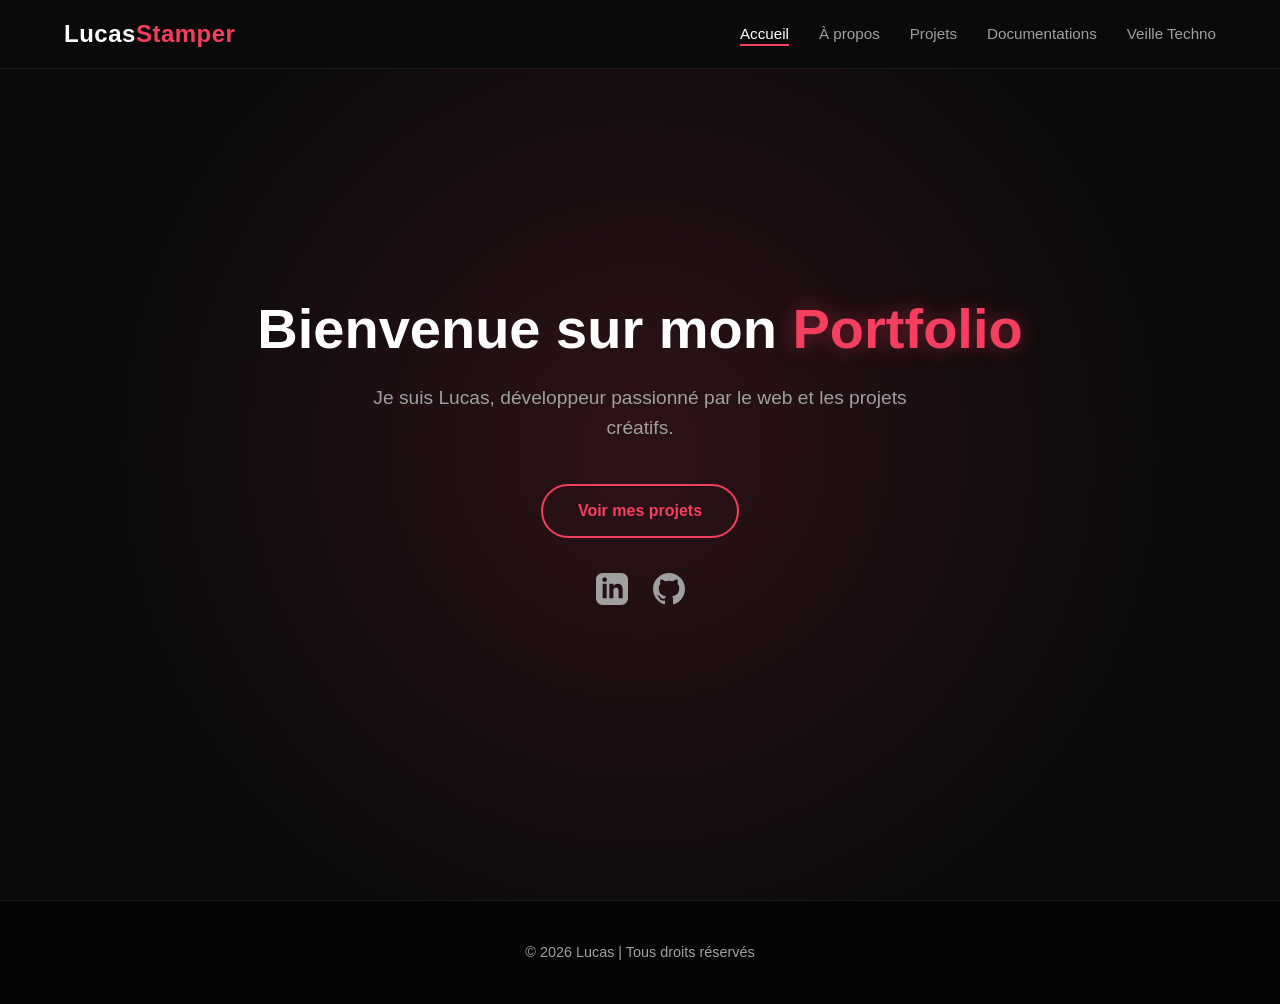
<file: index.html>
<!DOCTYPE html>
<html lang="fr">

<head>
  <meta charset="UTF-8">
  <meta name="viewport" content="width=device-width, initial-scale=1.0">
  <title>Accueil | Portfolio de Lucas</title>
  <link rel="stylesheet" href="style.css">
  <script defer src="script.js"></script>
</head>

<body>
  <header>
    <nav class="navbar">
      <div class="logo">Lucas<span>Stamper</span></div>
      <ul class="nav-links">
        <li><a href="index.html" class="active">Accueil</a></li>
        <li><a href="about.html">À propos</a></li>
        <li><a href="projects.html">Projets</a></li>
        <li><a href="docs.html">Documentations</a></li>
        <li><a href="veille.html">Veille Techno</a></li>
      </ul>
    </nav>
  </header>

  <section class="hero">
    <h1>Bienvenue sur mon <span>Portfolio</span></h1>
    <p>Je suis Lucas, développeur passionné par le web et les projets créatifs.</p>
    <a href="projects.html" class="btn">Voir mes projets</a>

    <div class="social-links">
      <a href="https://www.linkedin.com/in/lucas-stamper-81a59a347/" target="_blank" aria-label="LinkedIn">
        <svg xmlns="http://www.w3.org/2000/svg" viewBox="0 0 24 24" fill="currentColor">
          <path
            d="M19 0h-14c-2.761 0-5 2.239-5 5v14c0 2.761 2.239 5 5 5h14c2.762 0 5-2.239 5-5v-14c0-2.761-2.238-5-5-5zm-11 19h-3v-11h3v11zm-1.5-12.268c-.966 0-1.75-.79-1.75-1.764s.784-1.764 1.75-1.764 1.75.79 1.75 1.764-.783 1.764-1.75 1.764zm13.5 12.268h-3v-5.604c0-3.368-4-3.113-4 0v5.604h-3v-11h3v1.765c1.396-2.586 7-2.777 7 2.476v6.759z" />
        </svg>
      </a>

      <a href="https://github.com/LucasStamper" target="_blank" aria-label="GitHub">
        <svg xmlns="http://www.w3.org/2000/svg" viewBox="0 0 24 24" fill="currentColor">
          <path
            d="M12 0c-6.626 0-12 5.373-12 12 0 5.302 3.438 9.8 8.207 11.387.599.111.793-.261.793-.577v-2.234c-3.338.726-4.033-1.416-4.033-1.416-.546-1.387-1.333-1.756-1.333-1.756-1.089-.745.083-.729.083-.729 1.205.084 1.839 1.237 1.839 1.237 1.07 1.834 2.807 1.304 3.492.997.107-.775.418-1.305.762-1.604-2.665-.305-5.467-1.334-5.467-5.931 0-1.311.469-2.381 1.236-3.221-.124-.303-.535-1.524.117-3.176 0 0 1.008-.322 3.301 1.23.957-.266 1.983-.399 3.003-.404 1.02.005 2.047.138 3.006.404 2.291-1.552 3.297-1.23 3.297-1.23.653 1.653.242 2.874.118 3.176.77.84 1.235 1.911 1.235 3.221 0 4.609-2.807 5.624-5.479 5.921.43.372.823 1.102.823 2.222v3.293c0 .319.192.694.801.576 4.765-1.589 8.199-6.086 8.199-11.386 0-6.627-5.373-12-12-12z" />
        </svg>
      </a>
    </div>
  </section>



  <footer>
    <p>© 2026 Lucas | Tous droits réservés</p>
  </footer>
</body>

</html>
</file>
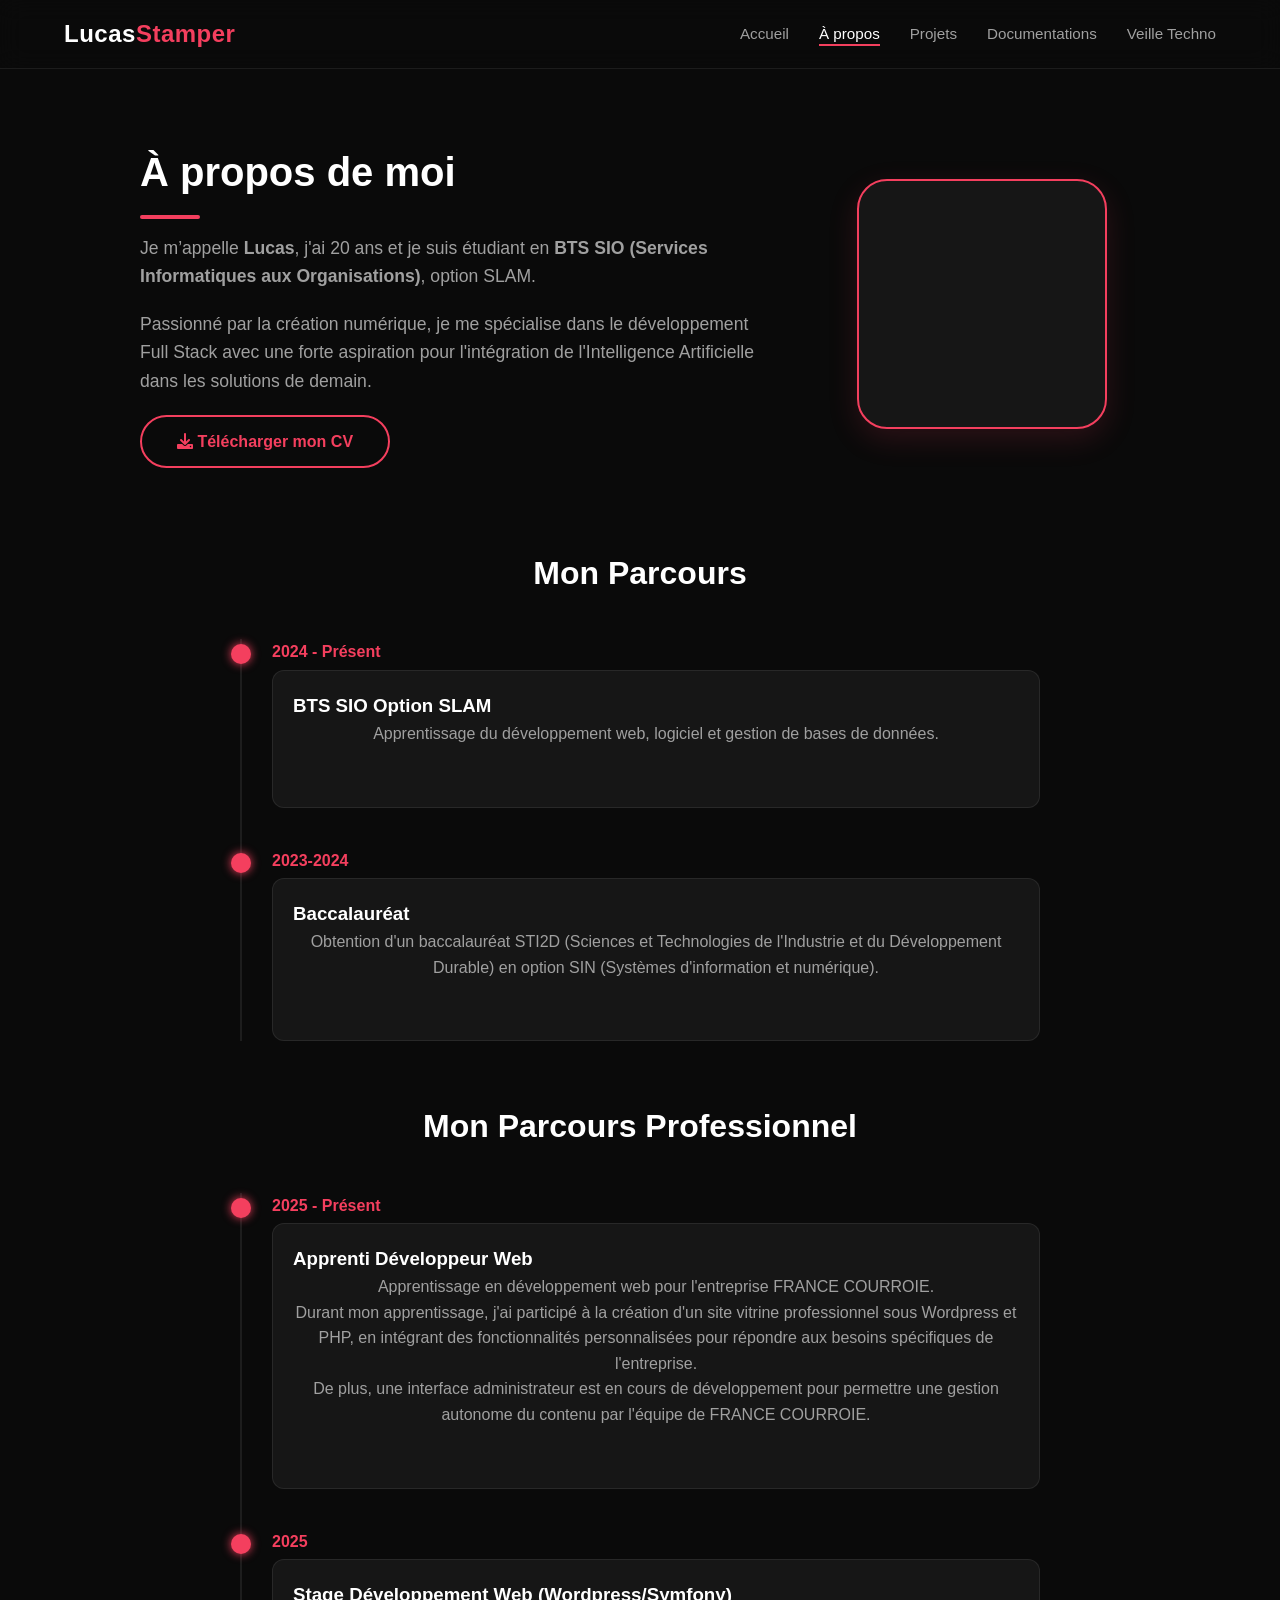
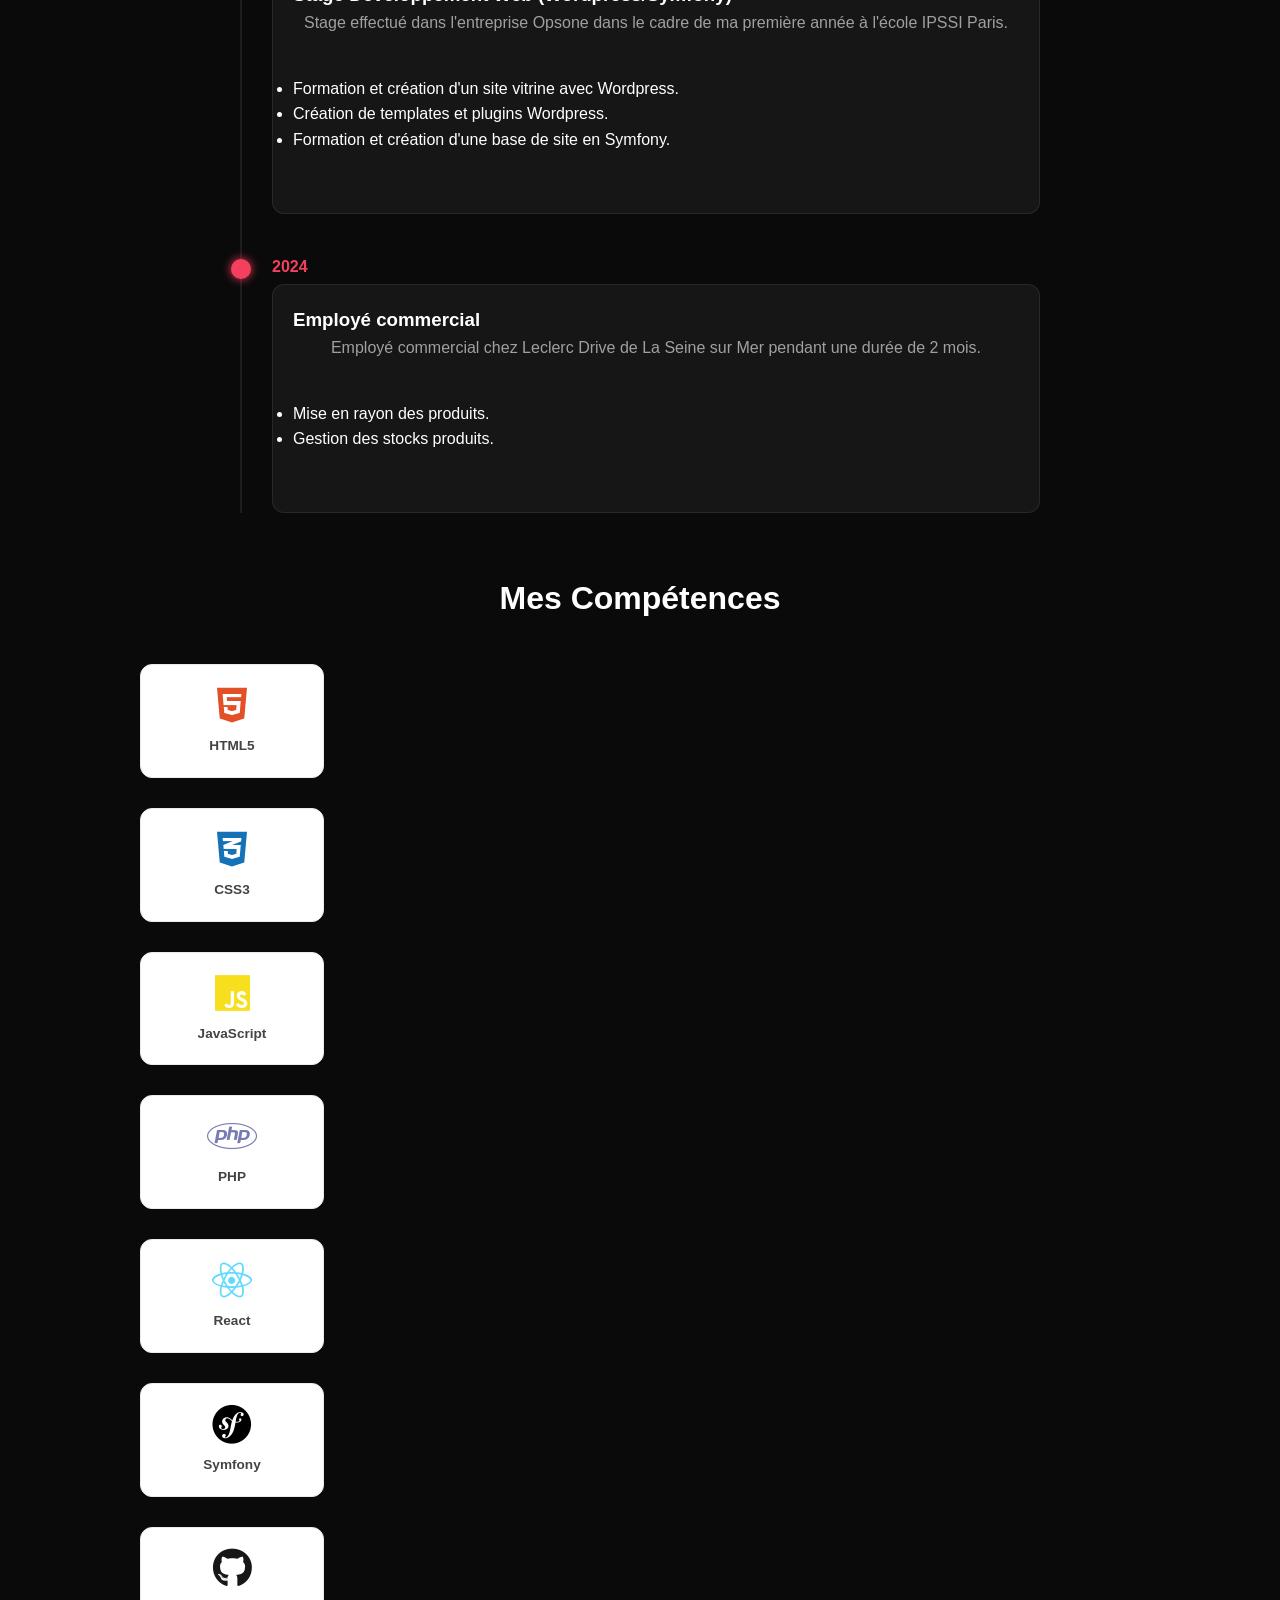
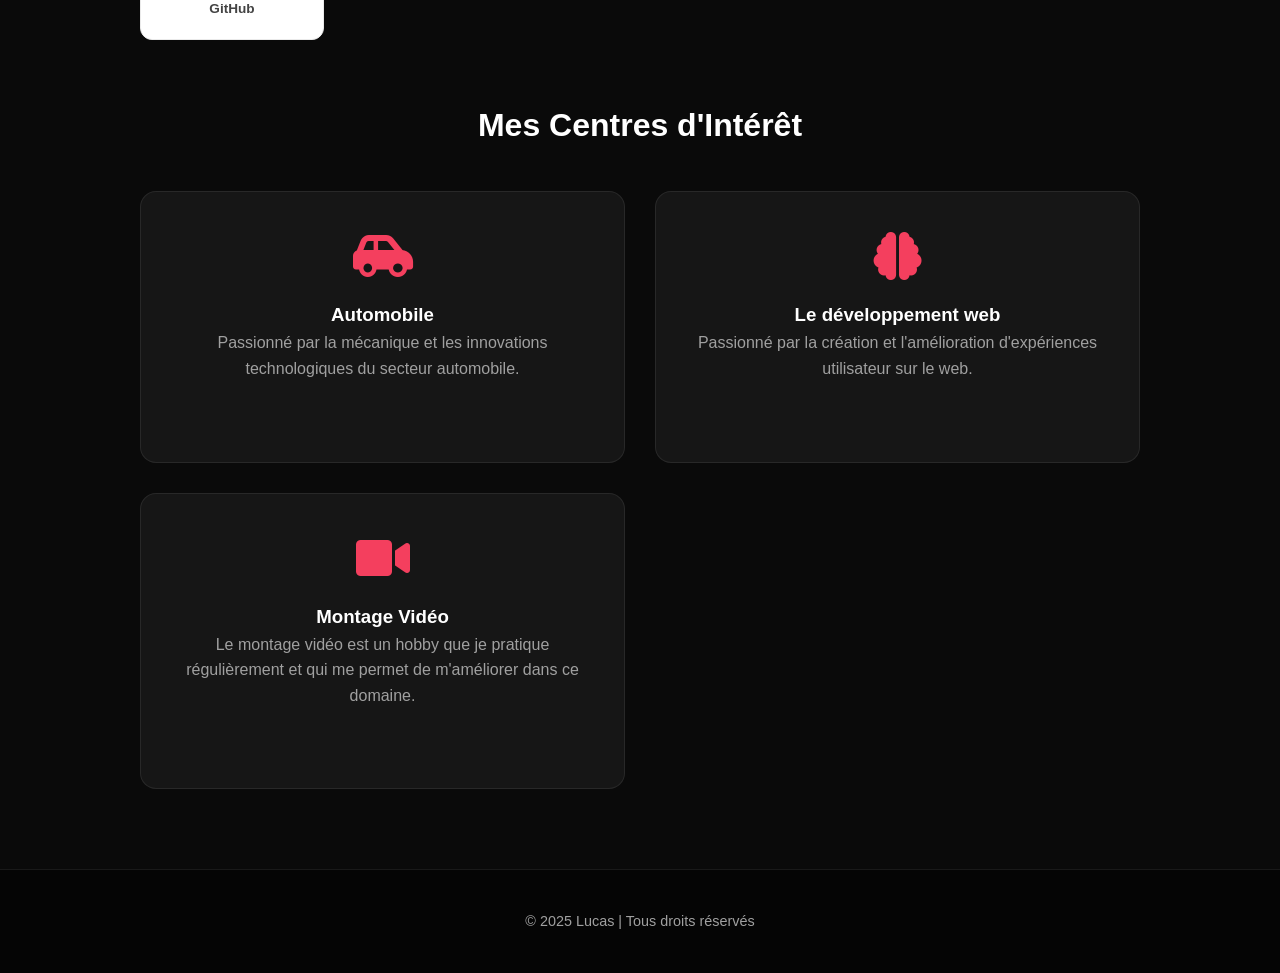
<file: about.html>
<!DOCTYPE html>
<html lang="fr">

<head>
    <meta charset="UTF-8">
    <meta name="viewport" content="width=device-width, initial-scale=1.0">
    <title>À propos | Portfolio de Lucas</title>
    <link rel="stylesheet" href="style.css">
    <link rel="stylesheet" href="https://cdnjs.cloudflare.com/ajax/libs/font-awesome/6.0.0/css/all.min.css">
    <script defer src="script.js"></script>
</head>

<body>
    <header>
        <nav class="navbar">
            <div class="logo">Lucas<span>Stamper</span></div>
            <ul class="nav-links">
                <li><a href="index.html">Accueil</a></li>
                <li><a href="about.html" class="active">À propos</a></li>
                <li><a href="projects.html">Projets</a></li>
                <li><a href="docs.html">Documentations</a></li>
                <li><a href="veille.html">Veille Techno</a></li>
            </ul>
            <div class="burger">
                <span></span><span></span><span></span>
            </div>
        </nav>
    </header>

    <section class="page-content fade-in">
        <div class="about-container">
            <div class="about-intro">
                <div class="about-text">
                    <h1>À propos de moi</h1>
                    <p>Je m’appelle <strong>Lucas</strong>, j'ai 20 ans et je suis étudiant en <strong>BTS SIO (Services
                            Informatiques aux Organisations)</strong>, option SLAM.</p>
                    <p>Passionné par la création numérique, je me spécialise dans le développement Full Stack avec une
                        forte aspiration pour l'intégration de l'Intelligence Artificielle dans les solutions de demain.
                    </p>

                    <div class="about-buttons">
                        <a href="assets/cv-lucas-stamper.pdf" class="btn" download>
                            <i class="fas fa-download"></i> Télécharger mon CV
                        </a>
                    </div>
                </div>
                <div class="about-image">
                    <div class="profile-frame">
                        <i class="fas fa-user-astronomer"></i>
                    </div>
                </div>
            </div>

            <div class="timeline-section">
                <h2 class="section-title">Mon Parcours</h2>
                <div class="timeline">
                    <div class="timeline-item scroll-fade">
                        <div class="timeline-dot"></div>
                        <div class="timeline-date">2024 - Présent</div>
                        <div class="timeline-content">
                            <h3>BTS SIO Option SLAM</h3>
                            <p>Apprentissage du développement web, logiciel et gestion de bases de données.</p>
                        </div>
                    </div>
                    <div class="timeline-item scroll-fade">
                        <div class="timeline-dot"></div>
                        <div class="timeline-date">2023-2024</div>
                        <div class="timeline-content">
                            <h3>Baccalauréat</h3>
                            <p>Obtention d'un baccalauréat STI2D (Sciences et Technologies de l'Industrie et du Développement Durable) en option SIN (Systèmes d'information et numérique).</p>
                        </div>
                    </div>
                </div>
            </div>

            <div class="timeline-section">
                <h2 class="section-title">Mon Parcours Professionnel</h2>
                <div class="timeline">
                    <div class="timeline-item scroll-fade">
                        <div class="timeline-dot"></div>
                        <div class="timeline-date">2025 - Présent</div>
                        <div class="timeline-content">
                            <h3>Apprenti Développeur Web</h3>
                            <p>Apprentissage en développement web pour l'entreprise FRANCE COURROIE. 
                                <br> 
                                Durant mon apprentissage, j'ai participé à la création d'un site vitrine professionnel sous Wordpress et PHP, en intégrant des fonctionnalités personnalisées pour répondre aux besoins spécifiques de l'entreprise.
                                <br>
                                De plus, une interface administrateur est en cours de développement pour permettre une gestion autonome du contenu par l'équipe de FRANCE COURROIE.
                            </p>
                        </div>
                    </div>
                    <div class="timeline-item scroll-fade">
                        <div class="timeline-dot"></div>
                        <div class="timeline-date">2025</div>
                        <div class="timeline-content">
                            <h3>Stage Développement Web (Wordpress/Symfony)</h3>
                            <p>Stage effectué dans l'entreprise Opsone dans le cadre de ma première année à l'école IPSSI Paris.
                                <ul>
                                    <li>Formation et création d'un site vitrine avec Wordpress.</li>
                                    <li>Création de templates et plugins Wordpress.</li>
                                    <li>Formation et création d'une base de site en Symfony.</li>
                                </ul>
                            </p>
                        </div>
                    </div>
                    <div class="timeline-item scroll-fade">
                        <div class="timeline-dot"></div>
                        <div class="timeline-date">2024</div>
                        <div class="timeline-content">
                            <h3>Employé commercial</h3>
                            <p>Employé commercial chez Leclerc Drive de La Seine sur Mer pendant une durée de 2 mois.
                                <ul>
                                    <li>Mise en rayon des produits.</li>
                                    <li>Gestion des stocks produits.</li>
                                </ul>
                            </p>
                        </div>
                    </div>
                </div>
            </div>

            <div class="skills-container">
                <h2 class="section-title">Mes Compétences</h2>
                <div class="skills-grid">
                    <div class="skill-card-mini scroll-fade"><i class="fab fa-html5 color-html"></i><span>HTML5</span>
                    </div>
                </div>
                <div class="skills-grid">
                    <div class="skill-card-mini scroll-fade"><i class="fab fa-css3-alt color-css"></i><span>CSS3</span>
                    </div>
                </div>
                <div class="skills-grid">
                    <div class="skill-card-mini scroll-fade"><i class="fab fa-js color-js"></i><span>JavaScript</span>
                    </div>
                </div>
                <div class="skills-grid">
                    <div class="skill-card-mini scroll-fade"><i class="fab fa-php color-php"></i><span>PHP</span>
                    </div>
                </div>
                <div class="skills-grid">
                    <div class="skill-card-mini scroll-fade"><i class="fab fa-react color-react"></i><span>React</span>
                    </div>
                </div>
                <div class="skills-grid">
                    <div class="skill-card-mini scroll-fade"><i class="fab fa-symfony color-symfony"></i><span>Symfony</span>
                    </div>
                </div>
                <div class="skills-grid">
                    <div class="skill-card-mini scroll-fade"><i class="fab fa-github color-github"></i><span>GitHub</span>
                    </div>
                </div>
            </div>

            <div class="passions-section">
                <h2 class="section-title">Mes Centres d'Intérêt</h2>
                <div class="passions-grid">
                    <div class="passion-card scroll-fade">
                        <i class="fas fa-car-side"></i>
                        <h3>Automobile</h3>
                        <p>Passionné par la mécanique et les innovations technologiques du secteur automobile.</p>
                    </div>
                    <div class="passion-card scroll-fade">
                        <i class="fas fa-brain"></i>
                        <h3>Le développement web</h3>
                        <p>Passionné par la création et l'amélioration d'expériences utilisateur sur le web.</p>
                    </div>
                    <div class="passion-card scroll-fade">
                        <i class="fas fa-video"></i>
                        <h3>Montage Vidéo</h3>
                        <p>Le montage vidéo est un hobby que je pratique régulièrement et qui me permet de m'améliorer dans ce domaine.</p>
                    </div>
                </div>
            </div>
        </div>
    </section>

    <footer>
        <p>© 2025 Lucas | Tous droits réservés</p>
    </footer>
</body>

</html>
</file>
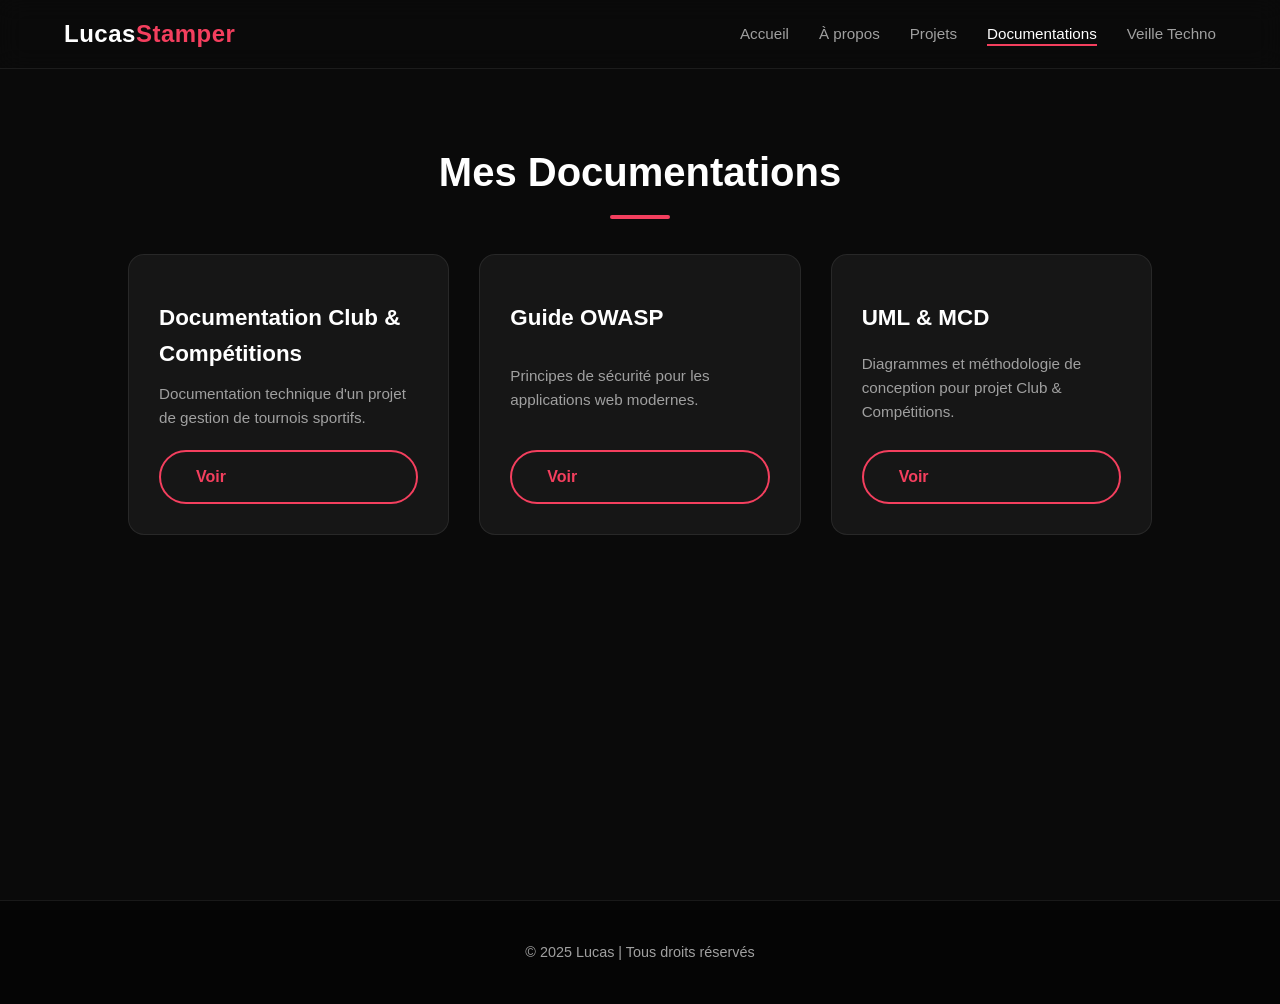
<file: docs.html>
<!DOCTYPE html>
<html lang="fr">
<head>
  <meta charset="UTF-8">
  <meta name="viewport" content="width=device-width, initial-scale=1.0">
  <title>Documentations | Portfolio de Lucas</title>
  <link rel="stylesheet" href="style.css">
  <script defer src="script.js"></script>
</head>
<body>
  <header>
    <nav class="navbar">
      <div class="logo">Lucas<span>Stamper</span></div>
      <ul class="nav-links">
        <li><a href="index.html">Accueil</a></li>
        <li><a href="about.html">À propos</a></li>
        <li><a href="projects.html">Projets</a></li>
        <li><a href="docs.html" class="active">Documentations</a></li>
        <li><a href="veille.html">Veille Techno</a></li>
      </ul>
      <div class="burger">
        <span></span><span></span><span></span>
      </div>
    </nav>
  </header>

  <section class="page-content fade-in">
    <h1>Mes Documentations</h1>
    <div class="doc-list">
      <div class="doc-item scroll-fade">
        <h3>Documentation Club & Compétitions</h3>
        <p>Documentation technique d'un projet de gestion de tournois sportifs.</p>
        <a href="documentations/doc-club.html" class="btn">Voir</a>
      </div>
      <div class="doc-item scroll-fade">
        <h3>Guide OWASP</h3>
        <p>Principes de sécurité pour les applications web modernes.</p>
        <a href="#" class="btn">Voir</a>
      </div>
      <div class="doc-item scroll-fade">
        <h3>UML & MCD</h3>
        <p>Diagrammes et méthodologie de conception pour projet Club & Compétitions.</p>
        <a href="#" class="btn">Voir</a>
      </div>
    </div>
  </section>

  <footer>
    <p>© 2025 Lucas | Tous droits réservés</p>
  </footer>
</body>
</html>
</file>
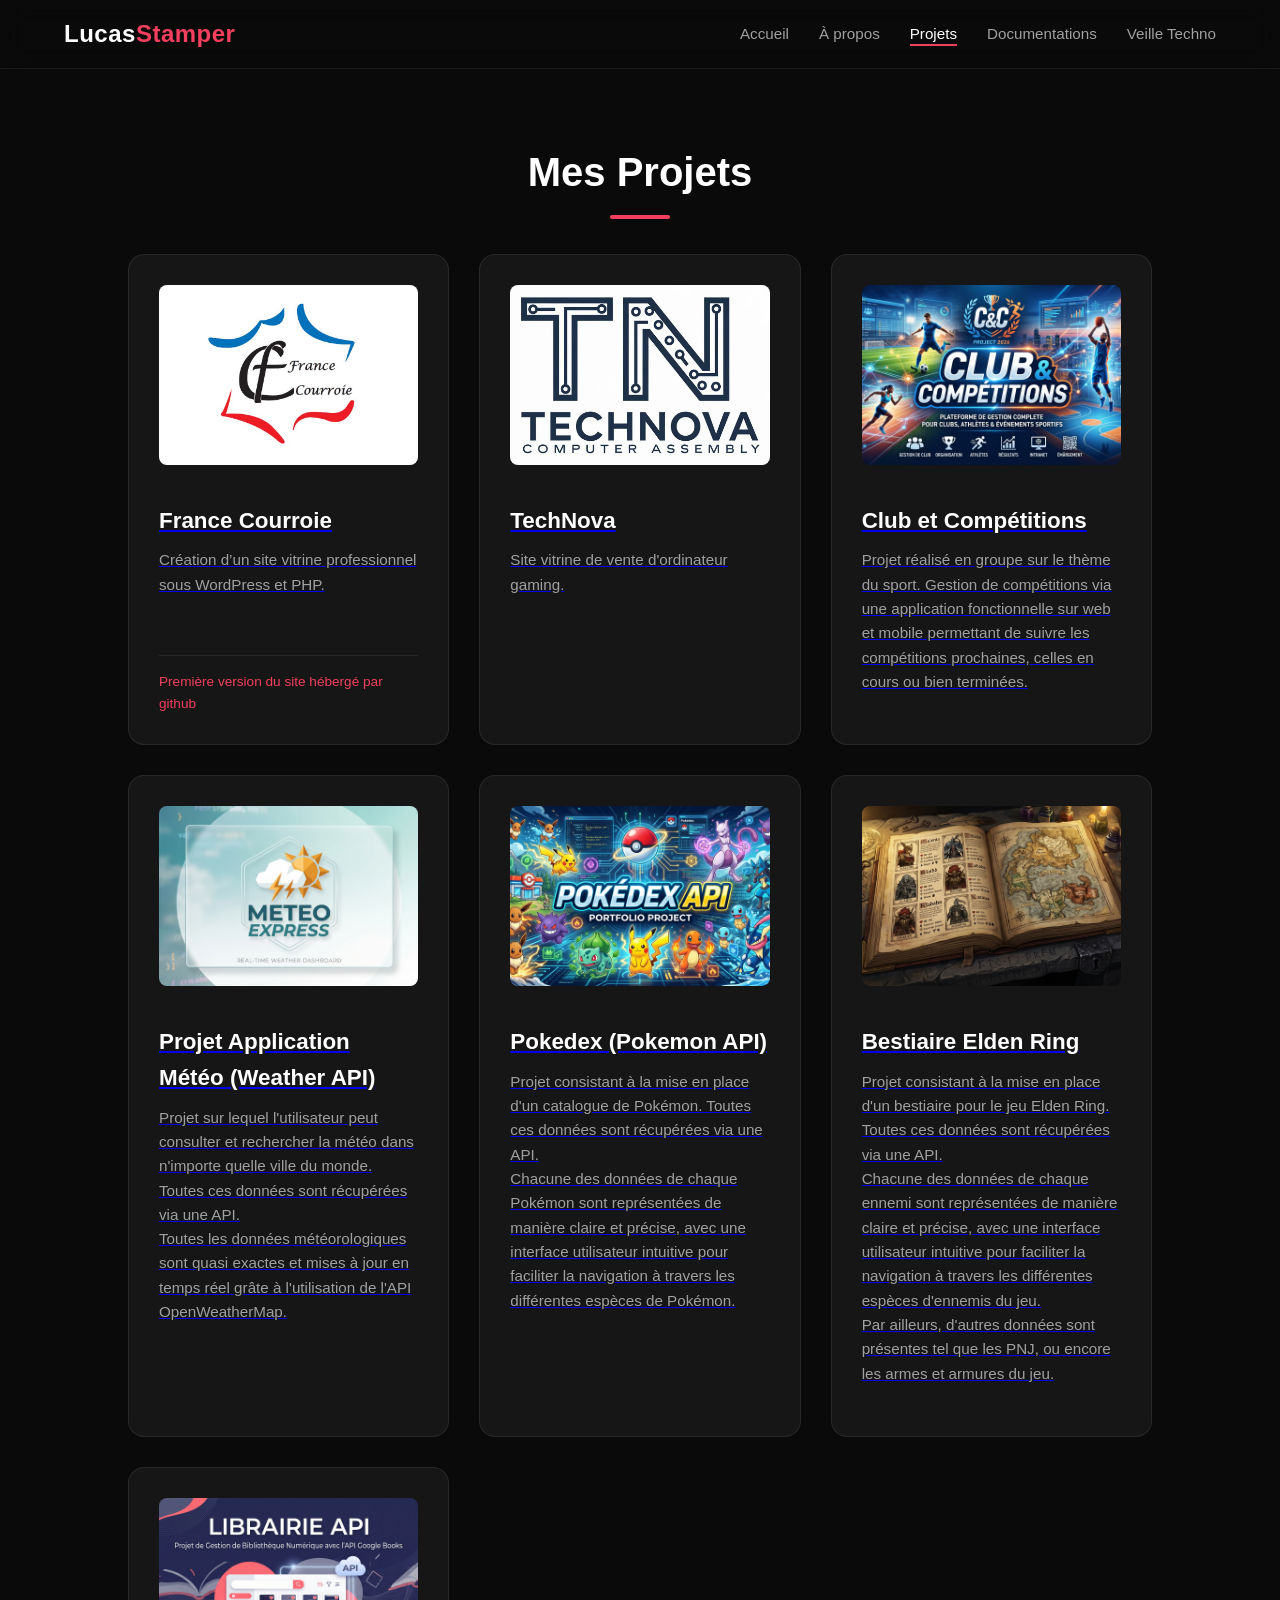
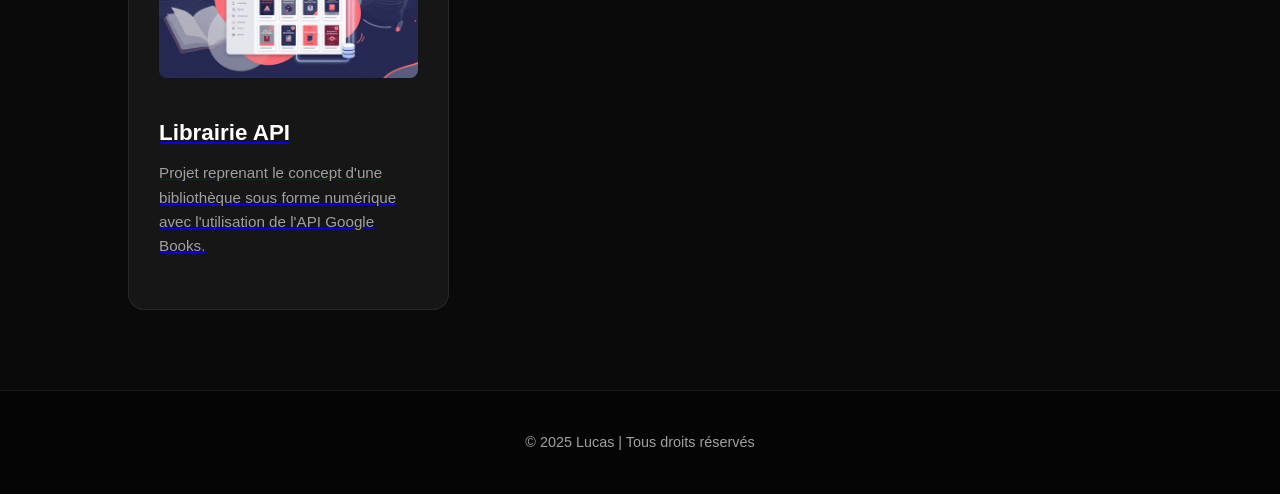
<file: projects.html>
<!DOCTYPE html>
<html lang="fr">

<head>
  <meta charset="UTF-8">
  <meta name="viewport" content="width=device-width, initial-scale=1.0">
  <title>Projets | Portfolio de Lucas</title>
  <link rel="stylesheet" href="style.css">
  <script defer src="script.js"></script>
</head>

<body>
  <header>
    <nav class="navbar">
      <div class="logo">Lucas<span>Stamper</span></div>
      <ul class="nav-links">
        <li><a href="index.html">Accueil</a></li>
        <li><a href="about.html">À propos</a></li>
        <li><a href="projects.html" class="active">Projets</a></li>
        <li><a href="docs.html">Documentations</a></li>
        <li><a href="veille.html">Veille Techno</a></li>
      </ul>
      <div class="burger">
        <span></span><span></span><span></span>
      </div>
    </nav>
  </header>

  <section class="page-content fade-in">
    <h1>Mes Projets</h1>
    <div class="projects-grid">
      <div class="project-card scroll-fade">
        <a href="https://1courroie.fr/" target="_blank" id="link">
          <img src="assets/logo-FR.jpg" alt="Logo France Courroie" id="dimensions-fr">
          <h3>France Courroie</h3>
          <p>Création d’un site vitrine professionnel sous WordPress et PHP.</p>
        </a>
        <div class="v1">
          <a href="https://lucasstamper.github.io/France-Courroie/" target="_blank"> Première version du site hébergé
            par github</a>
        </div>
      </div>
      <div class="project-card scroll-fade">
        <a href="https://projet-tech-nova.vercel.app/">
          <img src="assets/logo-TN.png" alt="Projet 2">
          <h3>TechNova</h3>
          <p>Site vitrine de vente d'ordinateur gaming.</p>
        </a>
      </div>

      <div class="project-card scroll-fade">
        <a href="documentations/doc-club.html">
          <img src="assets/compet-img.png" alt="Projet 3">
          <h3>Club et Compétitions</h3>
          <p>Projet réalisé en groupe sur le thème du sport. Gestion de compétitions via une application fonctionnelle sur web et mobile permettant de suivre les compétitions prochaines, celles en cours ou bien terminées.</p>
        </a>
      </div>

      <div class="project-card scroll-fade">
        <a href="https://weather-api-psi-roan.vercel.app/">
          <img src="assets/meteo-img.png" alt="Projet 3">
          <h3>Projet Application Météo (Weather API)</h3>
          <p>Projet sur lequel l'utilisateur peut consulter et rechercher la météo dans n'importe quelle ville du monde. Toutes ces données sont récupérées via une API.
            <br>
            Toutes les données météorologiques sont quasi exactes et mises à jour en temps réel grâte à l'utilisation de l'API OpenWeatherMap. 
          </p>
        </a>
      </div>

      <div class="project-card scroll-fade">
        <a href="https://pokemon-api-ten-psi.vercel.app/">
          <img src="assets/pokedex-img.png" alt="Projet 3">
          <h3>Pokedex (Pokemon API)</h3>
          <p>Projet consistant à la mise en place d'un catalogue de Pokémon. Toutes ces données sont récupérées via une API.
            <br>
            Chacune des données de chaque Pokémon sont représentées de manière claire et précise, avec une interface utilisateur intuitive pour faciliter la navigation à travers les différentes espèces de Pokémon.
          </p>
        </a>
      </div>

      <div class="project-card scroll-fade">
        <a href="https://elden-ring-api-tau.vercel.app/">
          <img src="assets/elden-img.png" alt="Projet 3">
          <h3>Bestiaire Elden Ring</h3>
          <p>Projet consistant à la mise en place d'un bestiaire pour le jeu Elden Ring. Toutes ces données sont récupérées via une API.
            <br>
            Chacune des données de chaque ennemi sont représentées de manière claire et précise, avec une interface utilisateur intuitive pour faciliter la navigation à travers les différentes espèces d'ennemis du jeu.
            <br>
            Par ailleurs, d'autres données sont présentes tel que les PNJ, ou encore les armes et armures du jeu.
          </p>
        </a>
      </div>

      <div class="project-card scroll-fade">
        <a href="https://librarie-google-books.vercel.app/">
          <img src="assets/librarie-img.png" alt="Projet 3">
          <h3>Librairie API</h3>
          <p>Projet reprenant le concept d'une bibliothèque sous forme numérique avec l'utilisation de l'API Google Books. </p>
        </a>
      </div>
    </div>
  </section>

  <footer>
    <p>© 2025 Lucas | Tous droits réservés</p>
  </footer>
</body>

</html>
</file>
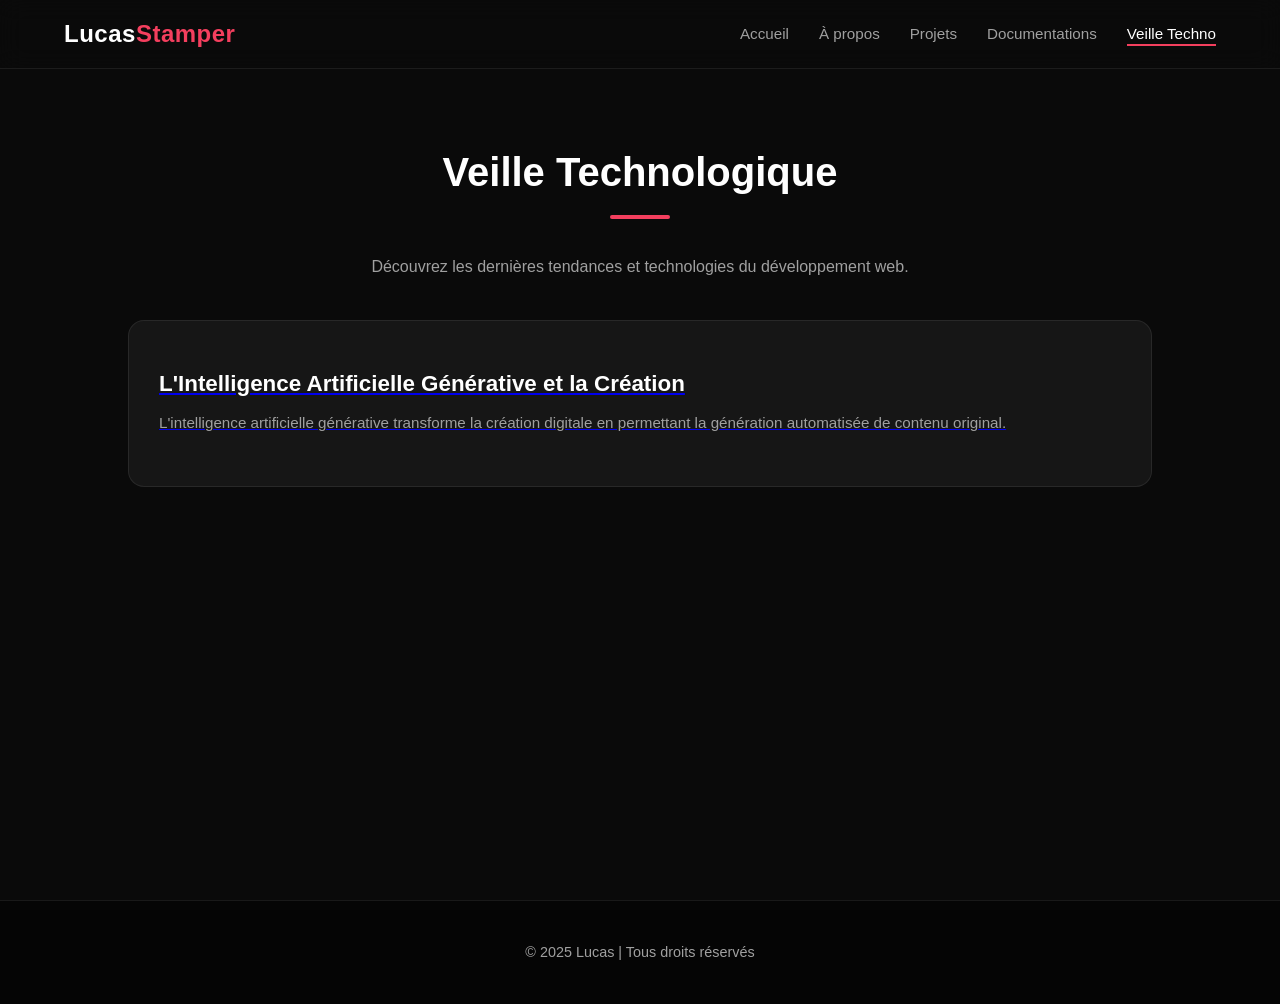
<file: veille.html>
<!DOCTYPE html>
<html lang="fr">

<head>
  <meta charset="UTF-8">
  <meta name="viewport" content="width=device-width, initial-scale=1.0">
  <title>Veille Technologique | Portfolio de Lucas</title>
  <link rel="stylesheet" href="style.css">
  <script defer src="script.js"></script>
</head>

<body>
  <header>
    <nav class="navbar">
      <div class="logo">Lucas<span>Stamper</span></div>
      <ul class="nav-links">
        <li><a href="index.html">Accueil</a></li>
        <li><a href="about.html">À propos</a></li>
        <li><a href="projects.html">Projets</a></li>
        <li><a href="docs.html">Documentations</a></li>
        <li><a href="veille.html" class="active">Veille Techno</a></li>
      </ul>
      <div class="burger">
        <span></span><span></span><span></span>
      </div>
    </nav>
  </header>

  <section class="page-content fade-in">
    <h1>Veille Technologique</h1>
    <p>Découvrez les dernières tendances et technologies du développement web.</p>

    <div class="veille-grid">
      <div class="veille-card scroll-fade">
        <a href="assets/veille1.pdf" alt="Veille 1">
          <h3>L'Intelligence Artificielle Générative et la Création</h3>
          <p>L'intelligence artificielle générative transforme la création digitale en permettant la génération automatisée de contenu original.</p>
        </a>
      </div>
      <!-- <div class="veille-card scroll-fade">
        <a href="assets/veille2.docx" alt="Veille 2" download>
          <h3>Frameworks Modernes</h3>
          <p>Évolution rapide de Next.js, Vue 3 et Laravel pour le développement full-stack.</p>
        </a>
      </div>
      <div class="veille-card scroll-fade">
        <a href="assets/veille3.docx" alt="Veille 3" download>
          <h3>Performance & Sécurité</h3>
          <p>Focus sur le lazy loading, les optimisations Lighthouse et la protection OWASP.</p>
        </a>
      </div> -->
    </div>
  </section>

  <footer>
    <p>© 2025 Lucas | Tous droits réservés</p>
  </footer>
</body>

</html>
</file>
<file: style.css>
:root {
  /* --- PALETTE DE COULEURS (Rouge Rubis) --- */
  --primary: #f43f5e;
  /* Rouge Rubis / Framboise */
  --primary-hover: #fb7185;
  /* Plus clair pour le hover */

  --bg-body: #0a0a0a;
  /* Noir profond pour le fond */
  --bg-card: #161616;
  /* Gris très sombre pour les cartes */

  --text-main: #ffffff;
  /* Blanc pur */
  --text-muted: #a0a0a0;
  /* Gris clair pour les sous-textes */

  --border-card: rgba(255, 255, 255, 0.08);
  /* Bordure subtile */

  /* Ombre rougeoyante subtile */
  --shadow: 0 10px 30px rgba(244, 63, 94, 0.15);
}

* {
  margin: 0;
  padding: 0;
  box-sizing: border-box;
}

body {
  font-family: 'Poppins', sans-serif;
  background-color: var(--bg-body);
  color: var(--text-main);
  overflow-x: hidden;
  line-height: 1.6;
}

/* --- NAVBAR --- */
.navbar {
  position: fixed;
  width: 100%;
  display: flex;
  justify-content: space-between;
  align-items: center;
  padding: 15px 5%;
  background: rgba(10, 10, 10, 0.8);
  backdrop-filter: blur(12px);
  border-bottom: 1px solid var(--border-card);
  z-index: 1000;
  transition: all 0.3s ease;
}

.navbar.scrolled {
  padding: 10px 5%;
  background: rgba(10, 10, 10, 0.95);
}

.navbar .logo {
  font-size: 1.5rem;
  font-weight: 700;
  color: #fff;
  letter-spacing: 0.5px;
}

.navbar .logo span {
  color: var(--primary);
}

.nav-links {
  list-style: none;
  display: flex;
  gap: 30px;
}

.nav-links a {
  text-decoration: none;
  color: var(--text-muted);
  font-weight: 500;
  font-size: 0.95rem;
  transition: all 0.3s ease;
  position: relative;
}

.nav-links a::after {
  content: '';
  position: absolute;
  width: 0;
  height: 2px;
  bottom: -4px;
  left: 0;
  background-color: var(--primary);
  transition: width 0.3s;
}

.nav-links a:hover::after,
.nav-links a.active::after {
  width: 100%;
}

.nav-links a:hover,
.nav-links a.active {
  color: #fff;
}

/* --- HERO SECTION --- */
.hero {
  height: 100vh;
  display: flex;
  flex-direction: column;
  justify-content: center;
  align-items: center;
  text-align: center;
  padding: 0 20px;
  background: radial-gradient(circle at center, rgba(244, 63, 94, 0.15) 0%, rgba(10, 10, 10, 1) 70%);
}

.hero h1 {
  font-size: 3.5rem;
  font-weight: 700;
  margin-bottom: 20px;
  line-height: 1.2;
}

.hero span {
  color: var(--primary);
  text-shadow: 0 0 20px rgba(244, 63, 94, 0.4);
}

.hero p {
  font-size: 1.2rem;
  max-width: 600px;
  color: var(--text-muted);
  margin-bottom: 40px;
}

/* --- BOUTONS --- */
.btn {
  display: inline-block;
  padding: 12px 35px;
  border: 2px solid var(--primary);
  background: transparent;
  color: var(--primary);
  text-decoration: none;
  font-weight: 600;
  border-radius: 50px;
  transition: all 0.3s ease;
}

.btn:hover {
  background: var(--primary);
  color: #fff;
  transform: translateY(-3px);
  box-shadow: 0 5px 15px rgba(244, 63, 94, 0.3);
}

/* --- PAGES CONTENU --- */
.page-content {
  padding: 140px 10% 80px;
  min-height: 100vh;
  background-color: var(--bg-body);
}

.page-content h1 {
  font-size: 2.5rem;
  margin-bottom: 50px;
  text-align: center;
  position: relative;
  display: block;
  /* Corrigé : display block pour un centrage propre */
  width: 100%;
  left: 0;
  transform: none;
}

.page-content h1::before {
  content: '';
  position: absolute;
  width: 60px;
  height: 4px;
  background: var(--primary);
  bottom: -15px;
  /* Ajusté pour ne pas chevaucher le texte */
  left: 50%;
  transform: translateX(-50%);
  border-radius: 2px;
}

.page-content p {
  color: var(--text-muted);
  text-align: center;
  margin-bottom: 40px;
}

/* --- GRIDS & CARDS --- */
.projects-grid,
.doc-list,
.veille-grid {
  display: grid;
  grid-template-columns: repeat(auto-fit, minmax(300px, 1fr));
  gap: 30px;
  width: 100%;
}

.skills {
  display: block; /* On annule le grid ici */
  width: 100%;
}

.skill-card,
.project-card,
.doc-item,
.veille-card {
  background: var(--bg-card);
  border: 1px solid var(--border-card);
  border-radius: 16px;
  padding: 30px;
  text-align: left;
  transition: transform 0.3s ease, border-color 0.3s ease;
  display: flex;
  flex-direction: column;
  justify-content: space-between;
}

.skill-card:hover,
.project-card:hover,
.doc-item:hover,
.veille-card:hover {
  transform: translateY(-7px);
  border-color: var(--primary);
  box-shadow: var(--shadow);
}

/* --- CONFIGURATION GRID SKILLS --- */
.skills-container {
  margin-top: 50px;
  text-align: center;
  width: 100%;
}

.skills-grid {
  display: grid;
  /* On force 5 colonnes de même taille */
  grid-template-columns: repeat(5, 1fr); 
  gap: 20px;
  margin: 30px auto 0 auto;
  max-width: 1000px; /* Pour que les cartes ne soient pas trop larges */
}
/* On s'assure que les cartes mini ne dépassent pas */
.skill-card-mini {
  background: #ffffff;
  border: 1px solid #eaeaea;
  border-radius: 12px;
  padding: 20px 10px;
  display: flex;
  flex-direction: column;
  align-items: center;
  justify-content: center;
  transition: all 0.3s ease;
  min-width: 0;
  /* Important pour éviter que le contenu ne force la largeur */
}

.skill-card-mini:hover {
  transform: translateY(-5px);
  box-shadow: 0 8px 15px rgba(0, 0, 0, 0.1);
  border-color: #ddd;
}

.skill-card-mini i {
  font-size: 2.5rem;
  margin-bottom: 10px;
}

.skill-card-mini span {
  font-size: 0.85rem;
  font-weight: 600;
  color: #444;
}

/* Couleurs des logos */
.color-html {
  color: #E34F26;
}

.color-css {
  color: #1572B6;
}

.color-js {
  color: #F7DF1E;
}

.color-php {
  color: #777BB4;
}

.color-symfony {
  color: #000000;
}

.color-tailwind {
  color: #38BDF8;
}

.color-figma {
  color: #F24E1E;
}

.color-ps {
  color: #31A8FF;
}

.color-github {
  color: #181717;
}

.color-docker {
  color: #2496ED;
}

.color-trello {
  color: #0079BF;
}

.color-react {
  color: #61DAFB;
}

.skill-card-mini:hover .color-react {
  animation: rotate-react 3s linear infinite;
}

@keyframes rotate-react {
  from {
    transform: rotate(0deg);
  }

  to {
    transform: rotate(360deg);
  }
}

@media (max-width: 1024px) {
  .skills-grid {
    grid-template-columns: repeat(3, 1fr); /* 3 par ligne sur tablette */
  }
}

@media (max-width: 600px) {
  .skills-grid {
    grid-template-columns: repeat(2, 1fr); /* 2 par ligne sur mobile */
  }
}

/* --- CARTES & IMAGES --- */
.project-card h3,
.doc-item h3,
.veille-card h3,
.skill-card h3 {
  color: #fff;
  margin: 15px 0 10px;
  font-size: 1.4rem;
}

.project-card p,
.doc-item p,
.veille-card p,
.skill-card p {
  text-align: left;
  font-size: 0.95rem;
  margin-bottom: 20px;
}

.project-card img {
  width: 100%;
  height: 180px;
  object-fit: cover;
  border-radius: 8px;
  margin-bottom: 15px;
}

#dimensions-fr {
  object-fit: contain;
  background: #fff;
  padding: 10px;
}

.v1 {
  margin-top: auto;
  font-size: 0.85rem;
  padding-top: 15px;
  border-top: 1px solid var(--border-card);
}

.v1 a {
  color: var(--primary);
  text-decoration: none;
  transition: 0.3s;
}

.v1 a:hover {
  text-decoration: underline;
  color: var(--primary-hover);
}

/* --- FOOTER & ANIMATIONS --- */
footer {
  text-align: center;
  padding: 40px 0;
  background: #050505;
  border-top: 1px solid var(--border-card);
  color: var(--text-muted);
  font-size: 0.9rem;
}

.scroll-fade {
  opacity: 0;
  transform: translateY(40px);
  transition: all 0.8s cubic-bezier(0.25, 0.46, 0.45, 0.94);
}

.scroll-fade.visible {
  opacity: 1;
  transform: translateY(0);
}

/* --- RESPONSIVE MOBILE --- */
.burger {
  display: none;
  cursor: pointer;
}

.burger span {
  display: block;
  width: 25px;
  height: 3px;
  background-color: #fff;
  margin: 5px 0;
  transition: all 0.3s ease;
}

@media (max-width: 850px) {
  .hero h1 {
    font-size: 2.5rem;
  }

  .navbar {
    padding: 15px 20px;
  }

  .burger {
    display: block;
    z-index: 1001;
  }

  .nav-links {
    position: fixed;
    top: 0;
    right: 0;
    height: 100vh;
    width: 70%;
    background: #111;
    flex-direction: column;
    align-items: center;
    justify-content: center;
    transform: translateX(100%);
    transition: transform 0.4s ease-in-out;
    border-left: 1px solid var(--border-card);
  }

  .nav-links.nav-active {
    transform: translateX(0);
  }

  .burger.toggle span:nth-child(1) {
    transform: rotate(-45deg) translate(-5px, 6px);
    background: var(--primary);
  }

  .burger.toggle span:nth-child(2) {
    opacity: 0;
  }

  .burger.toggle span:nth-child(3) {
    transform: rotate(45deg) translate(-5px, -6px);
    background: var(--primary);
  }
}

/* --- RESEAUX SOCIAUX --- */
.social-links {
  margin-top: 35px;
  display: flex;
  gap: 25px;
  justify-content: center;
  align-items: center;
  animation: fadeIn 2s ease-in-out;
}

.social-links a {
  display: flex;
  align-items: center;
  justify-content: center;
  transition: transform 0.3s ease;
}

.social-links svg {
  width: 32px;
  height: 32px;
  fill: var(--text-muted);
  transition: fill 0.3s ease, filter 0.3s ease;
}

.social-links a:hover {
  transform: translateY(-3px);
}

.social-links a:hover svg {
  fill: var(--primary);
  filter: drop-shadow(0 0 8px rgba(244, 63, 94, 0.6));
}

/* ==========================================================================
   NOUVEAUX STYLES : DOCUMENTATION TECHNIQUE
   ========================================================================== */

.doc-section {
  max-width: 900px;
  margin: 0 auto 60px auto;
  text-align: left;
}

.doc-section h2 {
  color: var(--text-main);
  font-size: 1.8rem;
  margin-bottom: 25px;
  padding-left: 15px;
  border-left: 4px solid var(--primary);
}

.doc-section h3 {
  color: var(--primary-hover);
  margin: 30px 0 15px 0;
  font-size: 1.3rem;
}

.doc-section p {
  text-align: left;
  /* Alignement à gauche pour la doc */
  margin-bottom: 20px;
  color: var(--text-muted);
}

.doc-section ul {
  padding-left: 20px;
  margin-bottom: 20px;
  color: var(--text-muted);
}

.doc-section li {
  margin-bottom: 10px;
}

/* Tableaux Technique */
.doc-table {
  width: 100%;
  border-collapse: collapse;
  margin: 25px 0;
  background: var(--bg-card);
  border-radius: 12px;
  overflow: hidden;
  border: 1px solid var(--border-card);
}

.doc-table th {
  background-color: rgba(244, 63, 94, 0.1);
  color: var(--primary);
  padding: 15px;
  text-align: left;
  border-bottom: 2px solid var(--primary);
}

.doc-table td {
  padding: 15px;
  border-bottom: 1px solid var(--border-card);
  color: var(--text-muted);
}

/* Blocs de Code */
.code-container {
  background: #000000;
  border-left: 4px solid var(--primary);
  padding: 20px;
  border-radius: 8px;
  font-family: 'Fira Code', 'Courier New', monospace;
  margin: 25px 0;
  overflow-x: auto;
}

.code-container pre {
  margin: 0;
}

.code-container code {
  color: #e0e0e0;
  font-size: 0.9rem;
}

/* Cadre Images Taille Fixe */
.doc-image-wrapper {
  background: var(--bg-card);
  border: 1px solid var(--border-card);
  border-radius: 16px;
  padding: 20px;
  margin: 30px 0;
  display: flex;
  flex-direction: column;
  justify-content: center;
  align-items: center;
}

.doc-image-wrapper i {
  font-size: 2.5rem;
  color: var(--primary);
  margin-bottom: 15px;
}

.doc-image-wrapper img {
  width: 100%;
  max-width: 800px;
  height: 450px;
  /* HAUTEUR FIXE */
  object-fit: cover;
  /* Remplit sans déformer */
  border-radius: 8px;
  border: 1px solid var(--border-card);
  box-shadow: 0 10px 20px rgba(0, 0, 0, 0.5);
}

.doc-image-wrapper p {
  font-style: italic;
  font-size: 0.9rem;
  margin-top: 15px;
  color: var(--text-muted);
}

.back-button-container {
  width: 100%;
  max-width: 900px;
  margin: 0 auto 30px auto;
  text-align: left;
}

.btn-back {
  display: inline-flex;
  align-items: center;
  gap: 10px;
  color: var(--text-muted);
  text-decoration: none;
  font-weight: 500;
  transition: all 0.3s ease;
  padding: 8px 15px;
  border-radius: 8px;
  background: rgba(255, 255, 255, 0.05);
  border: 1px solid var(--border-card);
}

.btn-back i {
  font-size: 0.9rem;
  transition: transform 0.3s ease;
}

.btn-back:hover {
  color: var(--primary);
  background: rgba(244, 63, 94, 0.1);
  border-color: var(--primary);
}

.btn-back:hover i {
  transform: translateX(-5px);
  /* Petit effet de mouvement vers la gauche */
}

/* page ABOUT */

/* --- LAYOUT À PROPOS --- */
.about-container {
  max-width: 1000px;
  margin: 0 auto;
}

.about-intro {
  display: flex;
  align-items: center;
  gap: 50px;
  margin-bottom: 80px;
  text-align: left;
}

.about-text {
  flex: 2;
}

.about-text h1 {
  text-align: left;
  left: 0;
  transform: none;
  margin-bottom: 30px;
}

.about-text h1::before {
  left: 30px;
}

.about-text p {
  text-align: left;
  margin-bottom: 20px;
  font-size: 1.1rem;
}

.about-image {
  flex: 1;
  display: flex;
  justify-content: center;
}

.profile-frame {
  width: 250px;
  height: 250px;
  border-radius: 30px;
  background: var(--bg-card);
  border: 2px solid var(--primary);
  display: flex;
  align-items: center;
  justify-content: center;
  font-size: 5rem;
  color: var(--primary);
  box-shadow: var(--shadow);
}

/* --- TIMELINE --- */
.section-title {
  font-size: 2rem;
  margin: 60px 0 40px;
  color: var(--text-main);
  text-align: center;
}

.timeline {
  position: relative;
  max-width: 800px;
  margin: 0 auto;
  padding-left: 30px;
  border-left: 2px solid var(--border-card);
}

.timeline-item {
  position: relative;
  margin-bottom: 40px;
}

.timeline-dot {
  position: absolute;
  left: -41px;
  top: 5px;
  width: 20px;
  height: 20px;
  background: var(--primary);
  border-radius: 50%;
  box-shadow: 0 0 10px var(--primary);
}

.timeline-date {
  font-weight: 700;
  color: var(--primary);
  margin-bottom: 5px;
}

.timeline-content {
  background: var(--bg-card);
  padding: 20px;
  border-radius: 12px;
  border: 1px solid var(--border-card);
}

/* --- PASSIONS --- */
.passions-grid {
  display: grid;
  grid-template-columns: 1fr 1fr;
  gap: 30px;
  margin-top: 30px;
}

.passion-card {
  background: var(--bg-card);
  padding: 40px;
  border-radius: 16px;
  text-align: center;
  border: 1px solid var(--border-card);
  transition: 0.3s;
}

.passion-card i {
  font-size: 3rem;
  color: var(--primary);
  margin-bottom: 20px;
}

.passion-card:hover {
  border-color: var(--primary);
  transform: translateY(-10px);
}

/* --- RESPONSIVE --- */
@media (max-width: 850px) {
  .about-intro {
    flex-direction: column-reverse;
    text-align: center;
  }

  .about-text h1 {
    text-align: center;
  }

  .about-text h1::before {
    left: 50%;
  }

  .about-text p {
    text-align: center;
  }

  .passions-grid {
    grid-template-columns: 1fr;
  }
}
</file>
